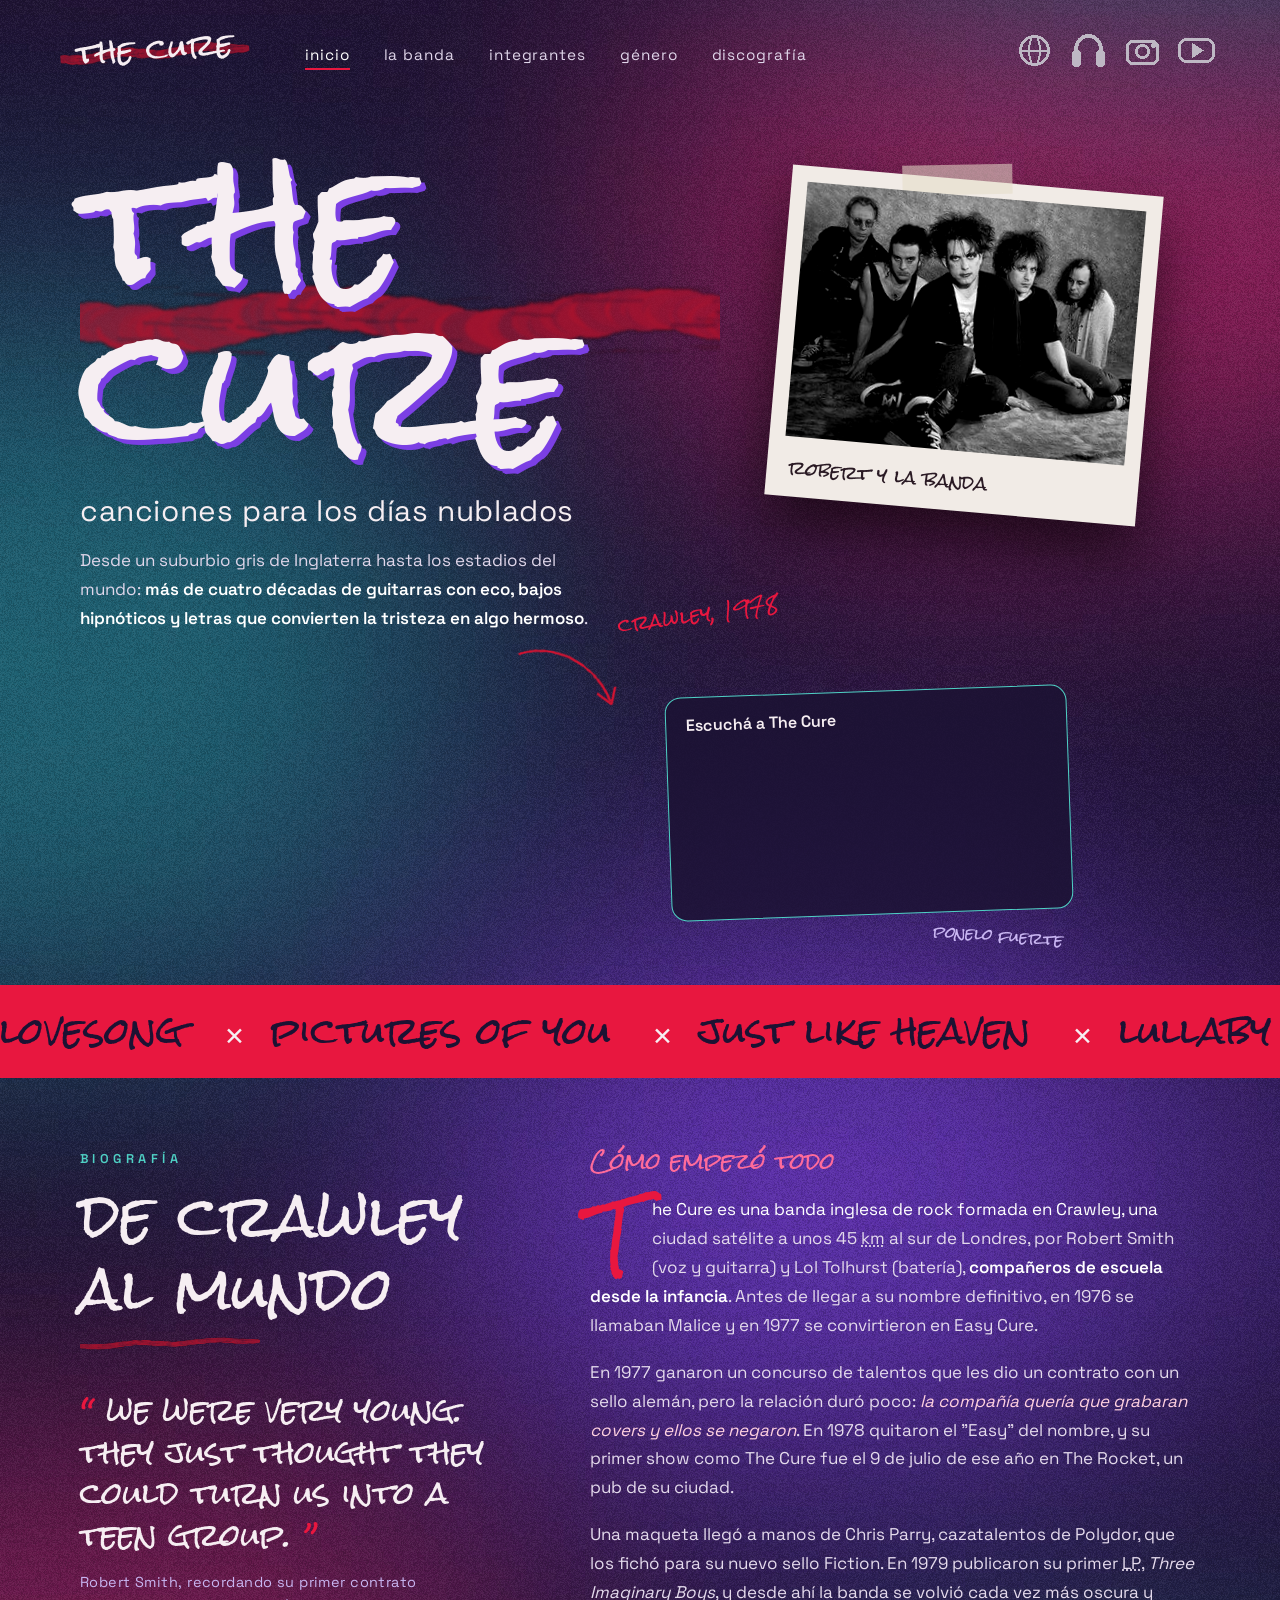
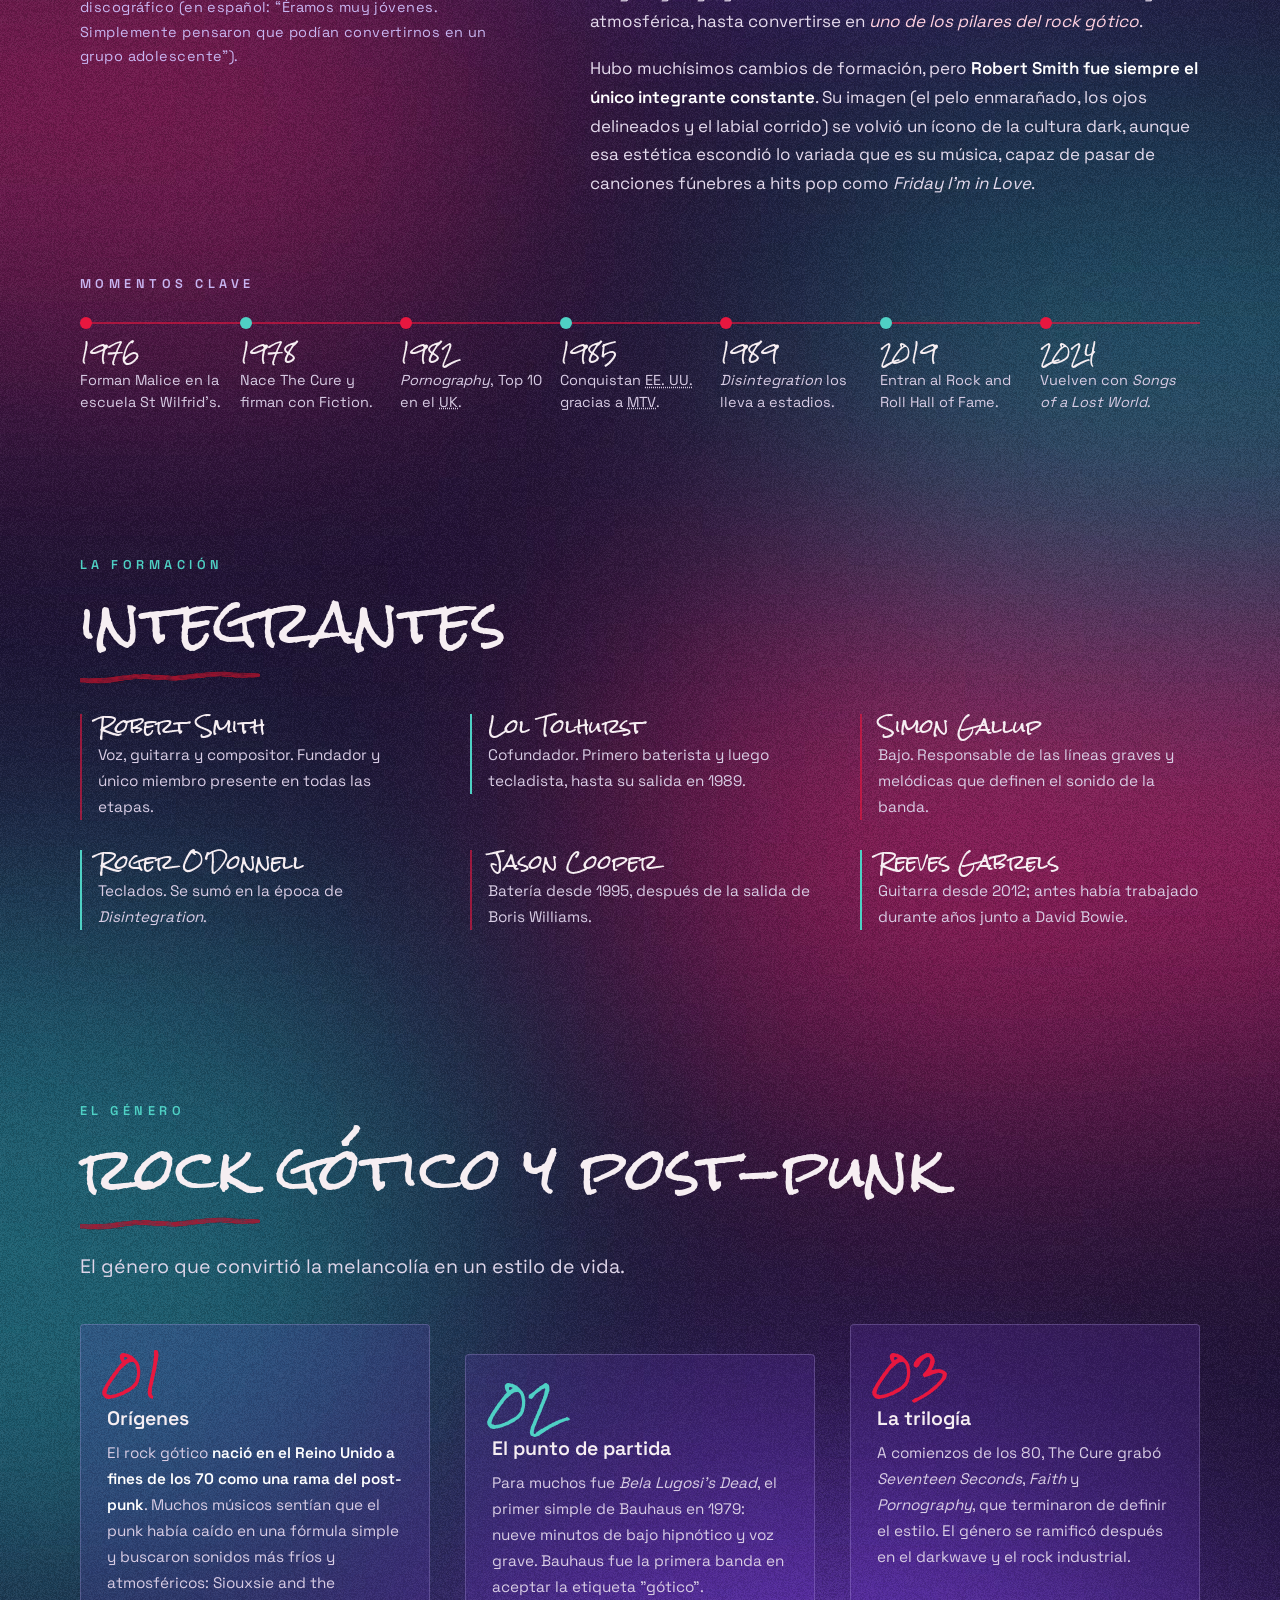
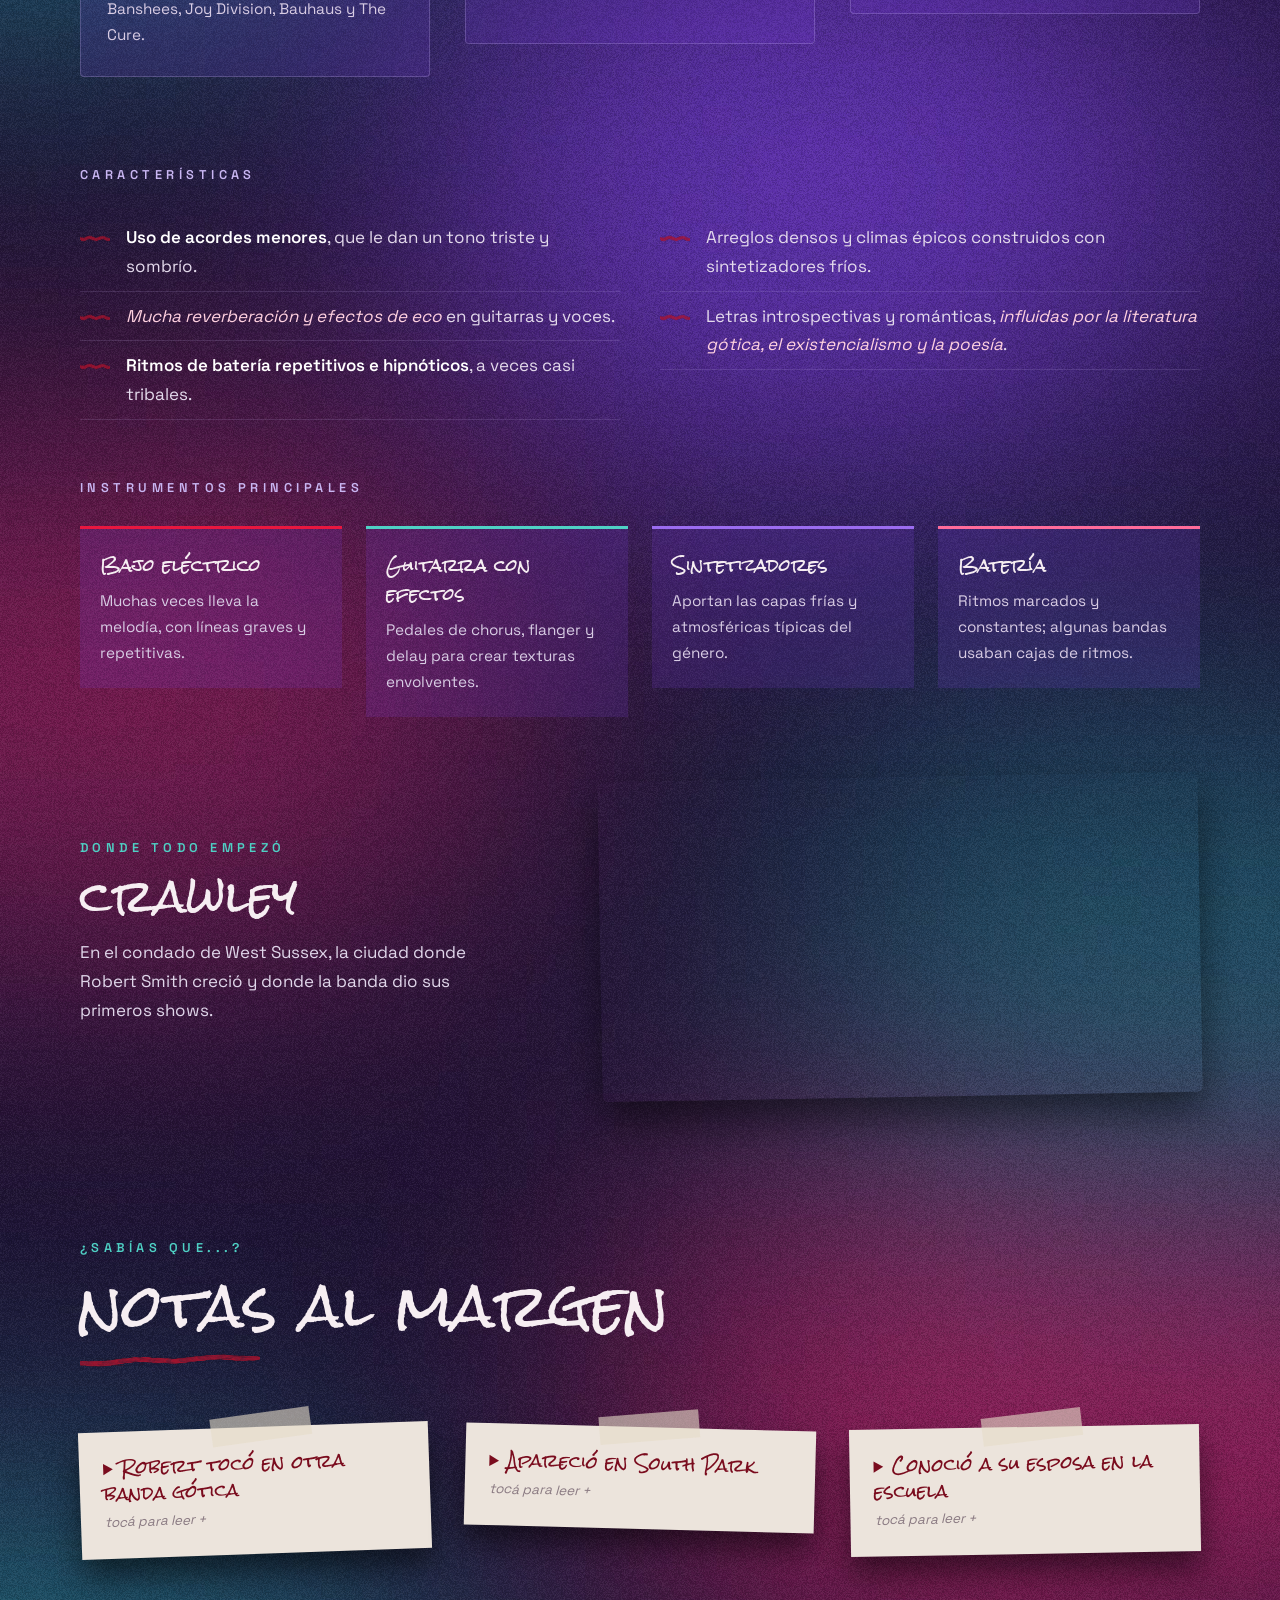
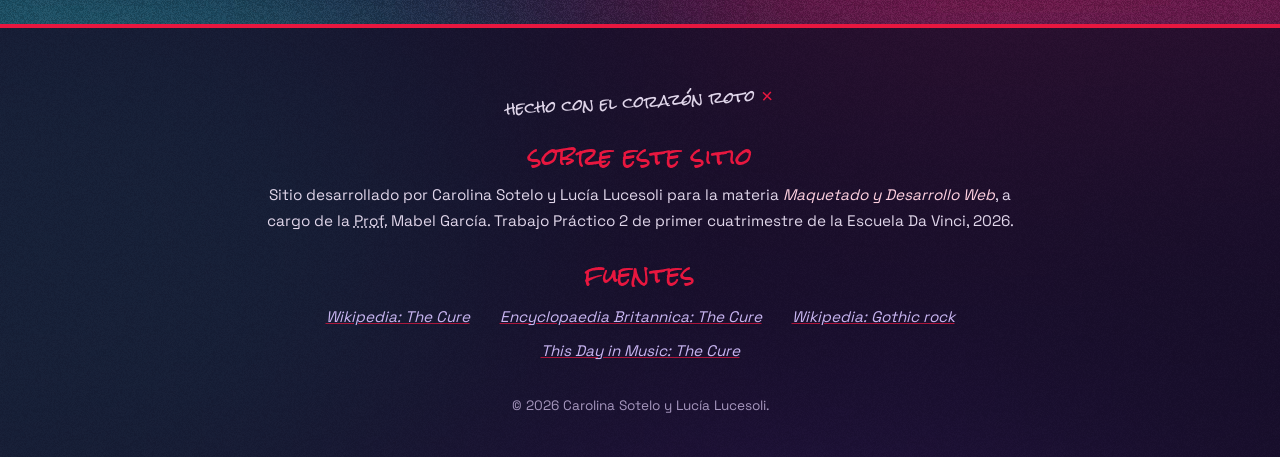
<file: index.html>
<!DOCTYPE html>
<html lang="es">

<head>
	<meta charset="UTF-8">
	<meta name="viewport" content="width=device-width, initial-scale=1.0">
	<title>The Cure | Biografía y rock gótico</title>
	<link rel="stylesheet" href="css/estilos.css">
</head>

<body>
	<header id="encabezado">
		<h1><a href="index.html" lang="en">The Cure</a></h1>
		<nav>
			<ul>
				<li><a href="#portada" class="activo">Inicio</a></li>
				<li><a href="#biografia">La banda</a></li>
				<li><a href="#integrantes">Integrantes</a></li>
				<li><a href="#genero">Género</a></li>
				<li><a href="discografia.html">Discografía</a></li>
			</ul>
		</nav>
		<ul class="redes">
			<li><a href="https://www.thecure.com/" target="_blank" title="Sitio oficial de The Cure">Sitio oficial</a>
			</li>
			<li><a href="https://open.spotify.com/artist/7bu3H8JO7d0UbMoVzbo70s" target="_blank"
					title="The Cure en Spotify">Spotify</a></li>
			<li><a href="https://www.instagram.com/thecure/" target="_blank" title="The Cure en Instagram">Instagram</a>
			</li>
			<li><a href="https://www.youtube.com/@thecure" target="_blank" title="The Cure en YouTube">YouTube</a></li>
		</ul>
	</header>

	<main>
		<section id="portada">
			<div class="presentacion">
				<p class="nombre" lang="en"><span>The</span> <span>Cure</span></p>
				<h2>Canciones para los días nublados</h2>
				<p>Desde un suburbio gris de Inglaterra hasta los estadios del mundo: <strong>más de cuatro décadas de
						guitarras con eco, bajos hipnóticos y letras que convierten la tristeza en algo
						hermoso</strong>.</p>
			</div>
			<figure class="polaroid">
				<img src="img/banda-the-cure.jpg" width="340" height="255"
					alt="Cinco integrantes de The Cure sentados sobre una tela, con Robert Smith al frente, el pelo enmarañado y los labios pintados de rojo">
				<figcaption>Robert y la banda</figcaption>
			</figure>
			<aside class="escuchar">
				<h3>Escuchá a <span lang="en">The Cure</span></h3>
				<iframe src="https://open.spotify.com/embed/artist/7bu3H8JO7d0UbMoVzbo70s" width="360" height="152"
					title="Reproductor de Spotify con las canciones más escuchadas de The Cure"
					allow="autoplay; clipboard-write; encrypted-media; fullscreen; picture-in-picture"></iframe>
			</aside>
		</section>

		<p class="franja"><span lang="en">Lovesong</span> <span lang="en">Pictures of You</span> <span lang="en">Just
				Like Heaven</span> <span lang="en">Lullaby</span> <span lang="en">A Forest</span> <span lang="en">Boys
				Don't Cry</span> <span lang="en">Lovesong</span> <span lang="en">Pictures of You</span></p>

		<section id="biografia">
			<div class="intro">
				<p class="antetitulo">Biografía</p>
				<h2>De Crawley al mundo</h2>
				<blockquote cite="https://en.wikipedia.org/wiki/The_Cure">
					<p lang="en">We were very young. They just thought they could turn us into a teen group.</p>
				</blockquote>
				<p class="cita-fuente">Robert Smith, recordando su primer contrato discográfico (en español: <q>Éramos
						muy jóvenes. Simplemente pensaron que podían convertirnos en un grupo adolescente</q>).</p>
			</div>
			<article>
				<h3>Cómo empezó todo</h3>
				<p><span lang="en">The Cure</span> es una banda inglesa de rock formada en Crawley, una ciudad satélite
					a unos 45 <abbr title="kilómetros">km</abbr> al sur de Londres, por Robert Smith (voz y guitarra) y
					Lol Tolhurst (batería), <strong>compañeros de escuela desde la infancia</strong>. Antes de llegar a
					su nombre definitivo, en 1976 se llamaban <span lang="en">Malice</span> y en 1977 se convirtieron en
					<span lang="en">Easy Cure</span>.</p>
				<p>En 1977 ganaron un concurso de talentos que les dio un contrato con un sello alemán, pero la relación
					duró poco: <em>la compañía quería que grabaran <span lang="en">covers</span> y ellos se
						negaron</em>. En 1978 quitaron el "<span lang="en">Easy</span>" del nombre, y su primer show
					como <span lang="en">The Cure</span> fue el 9 de julio de ese año en <span lang="en">The
						Rocket</span>, un pub de su ciudad.</p>
				<p>Una maqueta llegó a manos de Chris Parry, cazatalentos de Polydor, que los fichó para su nuevo sello
					<span lang="en">Fiction</span>. En 1979 publicaron su primer <abbr title="Long Play"
						lang="en">LP</abbr>, <cite lang="en">Three Imaginary Boys</cite>, y desde ahí la banda se volvió
					cada vez más oscura y atmosférica, hasta convertirse en <em>uno de los pilares del rock gótico</em>.
				</p>
				<p>Hubo muchísimos cambios de formación, pero <strong>Robert Smith fue siempre el único integrante
						constante</strong>. Su imagen (el pelo enmarañado, los ojos delineados y el labial corrido) se
					volvió un ícono de la cultura <span lang="en">dark</span>, aunque esa estética escondió lo variada
					que es su música, capaz de pasar de canciones fúnebres a hits pop como <cite lang="en">Friday I'm in
						Love</cite>.</p>
			</article>

			<section class="hitos">
				<h3>Momentos clave</h3>
				<ol>
					<li><span class="anio">1976</span> Forman <span lang="en">Malice</span> en la escuela St Wilfrid's.
					</li>
					<li><span class="anio">1978</span> Nace <span lang="en">The Cure</span> y firman con <span
							lang="en">Fiction</span>.</li>
					<li><span class="anio">1982</span> <cite lang="en">Pornography</cite>, Top 10 en el <abbr
							title="United Kingdom" lang="en">UK</abbr>.</li>
					<li><span class="anio">1985</span> Conquistan <abbr title="Estados Unidos">EE. UU.</abbr> gracias a
						<abbr title="Music Television" lang="en">MTV</abbr>.</li>
					<li><span class="anio">1989</span> <cite lang="en">Disintegration</cite> los lleva a estadios.</li>
					<li><span class="anio">2019</span> Entran al <span lang="en">Rock and Roll Hall of Fame</span>.</li>
					<li><span class="anio">2024</span> Vuelven con <cite lang="en">Songs of a Lost World</cite>.</li>
				</ol>
			</section>
		</section>

		<section id="integrantes">
			<p class="antetitulo">La formación</p>
			<h2>Integrantes</h2>
			<ul>
				<li>
					<h3>Robert Smith</h3>
					<p>Voz, guitarra y compositor. Fundador y único miembro presente en todas las etapas.</p>
				</li>
				<li>
					<h3>Lol Tolhurst</h3>
					<p>Cofundador. Primero baterista y luego tecladista, hasta su salida en 1989.</p>
				</li>
				<li>
					<h3>Simon Gallup</h3>
					<p>Bajo. Responsable de las líneas graves y melódicas que definen el sonido de la banda.</p>
				</li>
				<li>
					<h3>Roger O'Donnell</h3>
					<p>Teclados. Se sumó en la época de <cite lang="en">Disintegration</cite>.</p>
				</li>
				<li>
					<h3>Jason Cooper</h3>
					<p>Batería desde 1995, después de la salida de Boris Williams.</p>
				</li>
				<li>
					<h3>Reeves Gabrels</h3>
					<p>Guitarra desde 2012; antes había trabajado durante años junto a David Bowie.</p>
				</li>
			</ul>
		</section>

		<section id="genero">
			<p class="antetitulo">El género</p>
			<h2>Rock gótico y <span lang="en">post-punk</span></h2>
			<p class="bajada">El género que convirtió la melancolía en un estilo de vida.</p>

			<div class="tarjetas">
				<article>
					<h3>Orígenes</h3>
					<p>El rock gótico <strong>nació en el Reino Unido a fines de los 70 como una rama del <span
								lang="en">post-punk</span></strong>. Muchos músicos sentían que el punk había caído en
						una fórmula simple y buscaron sonidos más fríos y atmosféricos: <span lang="en">Siouxsie and the
							Banshees</span>, <span lang="en">Joy Division</span>, <span lang="en">Bauhaus</span> y <span
							lang="en">The Cure</span>.</p>
				</article>
				<article>
					<h3>El punto de partida</h3>
					<p>Para muchos fue <cite lang="en">Bela Lugosi's Dead</cite>, el primer simple de <span
							lang="en">Bauhaus</span> en 1979: nueve minutos de bajo hipnótico y voz grave. <span
							lang="en">Bauhaus</span> fue la primera banda en aceptar la etiqueta "gótico".</p>
				</article>
				<article>
					<h3>La trilogía</h3>
					<p>A comienzos de los 80, <span lang="en">The Cure</span> grabó <cite lang="en">Seventeen
							Seconds</cite>, <cite lang="en">Faith</cite> y <cite lang="en">Pornography</cite>, que
						terminaron de definir el estilo. El género se ramificó después en el <span
							lang="en">darkwave</span> y el rock industrial.</p>
				</article>
			</div>

			<section class="caracteristicas">
				<h3>Características</h3>
				<ul>
					<li><strong>Uso de acordes menores</strong>, que le dan un tono triste y sombrío.</li>
					<li><em>Mucha reverberación y efectos de eco</em> en guitarras y voces.</li>
					<li><strong>Ritmos de batería repetitivos e hipnóticos</strong>, a veces casi tribales.</li>
					<li>Arreglos densos y climas épicos construidos con sintetizadores fríos.</li>
					<li>Letras introspectivas y románticas, <em>influidas por la literatura gótica, el existencialismo y
							la poesía</em>.</li>
				</ul>
			</section>

			<section class="instrumentos">
				<h3>Instrumentos principales</h3>
				<ul>
					<li>
						<h4>Bajo eléctrico</h4>
						<p>Muchas veces lleva la melodía, con líneas graves y repetitivas.</p>
					</li>
					<li>
						<h4>Guitarra con efectos</h4>
						<p>Pedales de <span lang="en">chorus</span>, <span lang="en">flanger</span> y <span
								lang="en">delay</span> para crear texturas envolventes.</p>
					</li>
					<li>
						<h4>Sintetizadores</h4>
						<p>Aportan las capas frías y atmosféricas típicas del género.</p>
					</li>
					<li>
						<h4>Batería</h4>
						<p>Ritmos marcados y constantes; algunas bandas usaban cajas de ritmos.</p>
					</li>
				</ul>
			</section>

			<section id="crawley">
				<div>
					<p class="antetitulo">Donde todo empezó</p>
					<h3>Crawley</h3>
					<p>En el condado de <span lang="en">West Sussex</span>, la ciudad donde Robert Smith creció y donde
						la banda dio sus primeros shows.</p>
				</div>
				<iframe src="https://www.google.com/maps?q=Crawley,+West+Sussex,+England&amp;z=12&amp;output=embed"
					width="600" height="320" title="Mapa de Crawley, West Sussex, Inglaterra"></iframe>
			</section>
		</section>

		<aside id="curiosidades">
			<p class="antetitulo">¿Sabías que...?</p>
			<h2>Notas al margen</h2>
			<details>
				<summary>Robert tocó en otra banda gótica</summary>
				<p>A principios de los 80 fue guitarrista de <span lang="en">Siouxsie and the Banshees</span> y grabó
					con ellos el disco <cite lang="en">Hyæna</cite>.</p>
			</details>
			<details>
				<summary>Apareció en <span lang="en">South Park</span></summary>
				<p>En 1998 Robert Smith le puso la voz a una versión animada de sí mismo en un episodio de la serie.</p>
			</details>
			<details>
				<summary>Conoció a su esposa en la escuela</summary>
				<p>Robert conoció a Mary Poole en una clase de teatro de la escuela St Wilfrid's cuando tenía 14 años.
				</p>
			</details>
		</aside>
	</main>

	<footer id="pie">
		<p class="firma">hecho con el corazón roto</p>
		<section class="creditos">
			<h2>Sobre este sitio</h2>
			<p>Sitio desarrollado por Carolina Sotelo y Lucía Lucesoli para la materia <em>Maquetado y Desarrollo
					Web</em>, a cargo de la <abbr title="profesora">Prof.</abbr> Mabel García. Trabajo Práctico 2 de
				primer cuatrimestre de la Escuela Da Vinci, 2026.</p>
		</section>
		<section class="fuentes">
			<h2>Fuentes</h2>
			<ul>
				<li><a href="https://en.wikipedia.org/wiki/The_Cure" target="_blank"><cite>Wikipedia: The
							Cure</cite></a></li>
				<li><a href="https://www.britannica.com/topic/the-Cure" target="_blank"><cite>Encyclopaedia Britannica:
							The Cure</cite></a></li>
				<li><a href="https://en.wikipedia.org/wiki/Gothic_rock" target="_blank"><cite>Wikipedia: Gothic
							rock</cite></a></li>
				<li><a href="https://www.thisdayinmusic.com/?p=7679" target="_blank"><cite>This Day in Music: The
							Cure</cite></a></li>
			</ul>
		</section>
		<p class="copy">&copy; 2026 Carolina Sotelo y Lucía Lucesoli.</p>
	</footer>
</body>

</html>
</file>
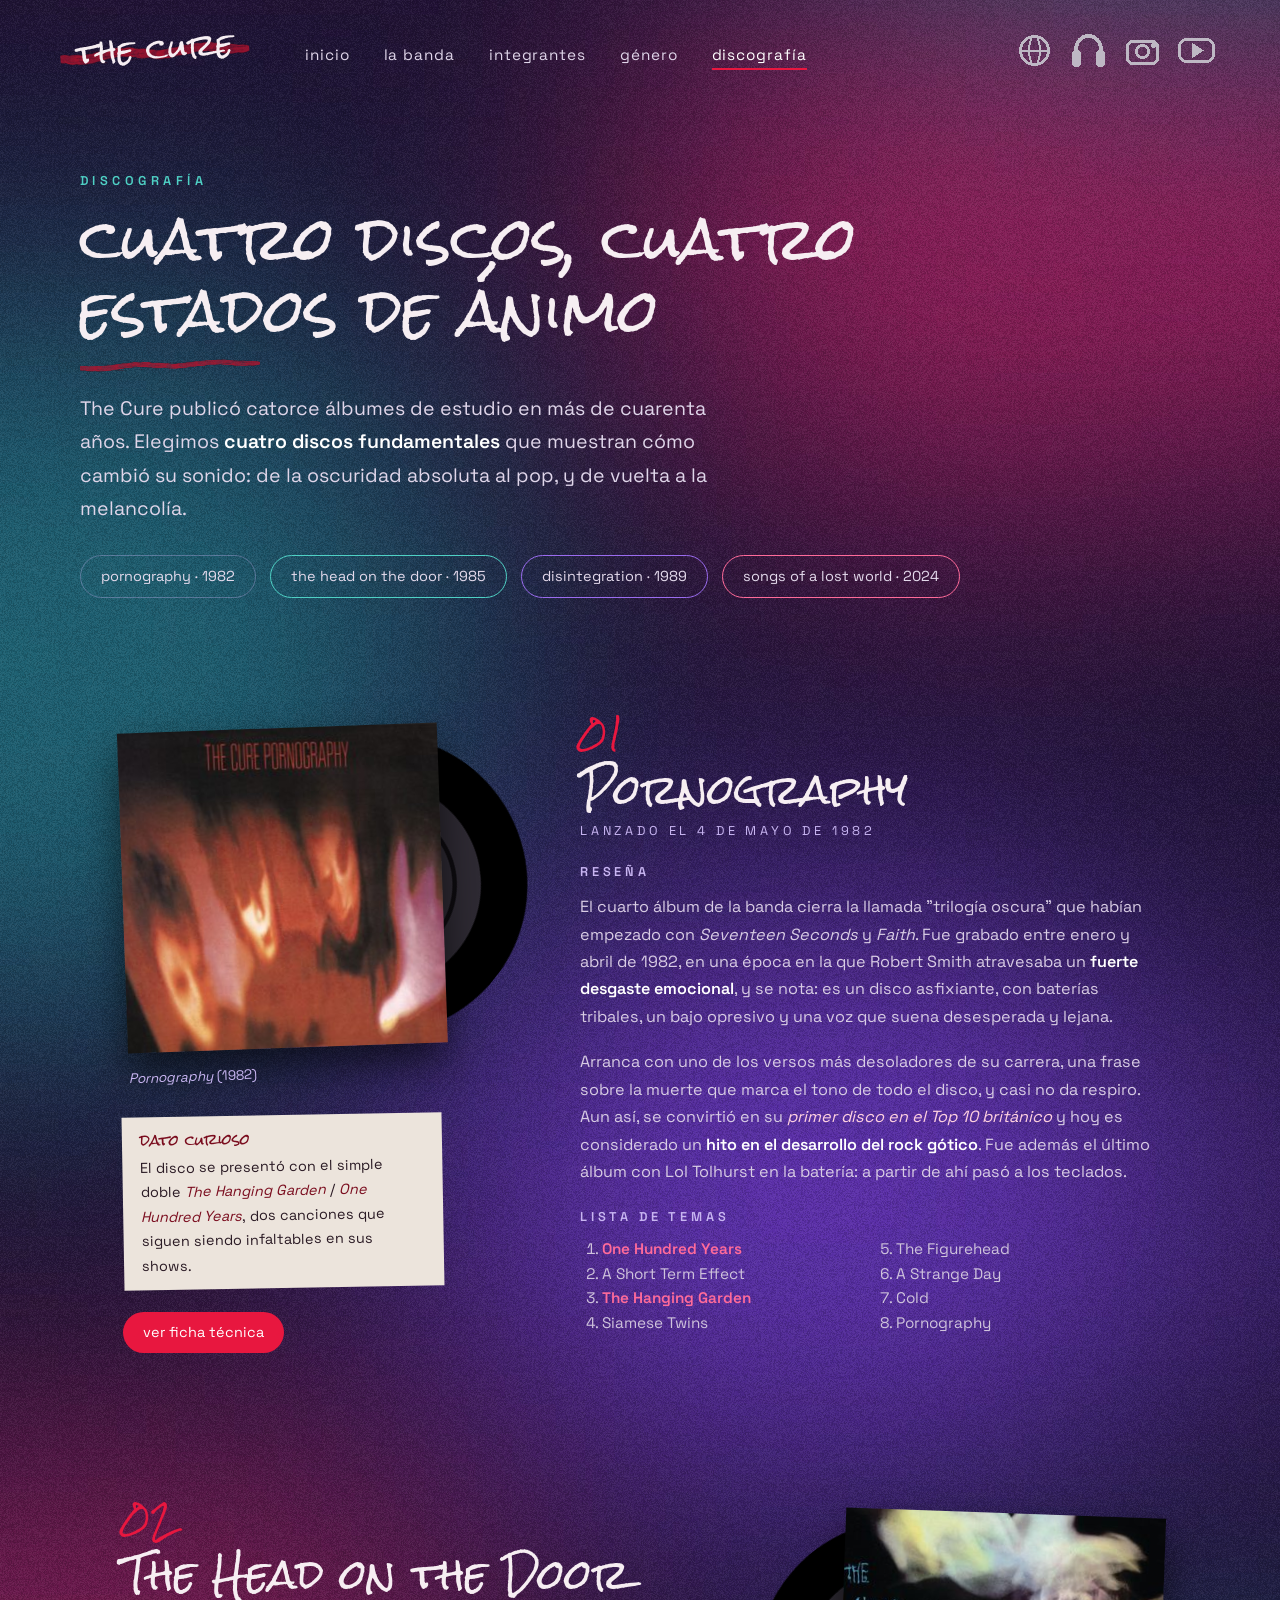
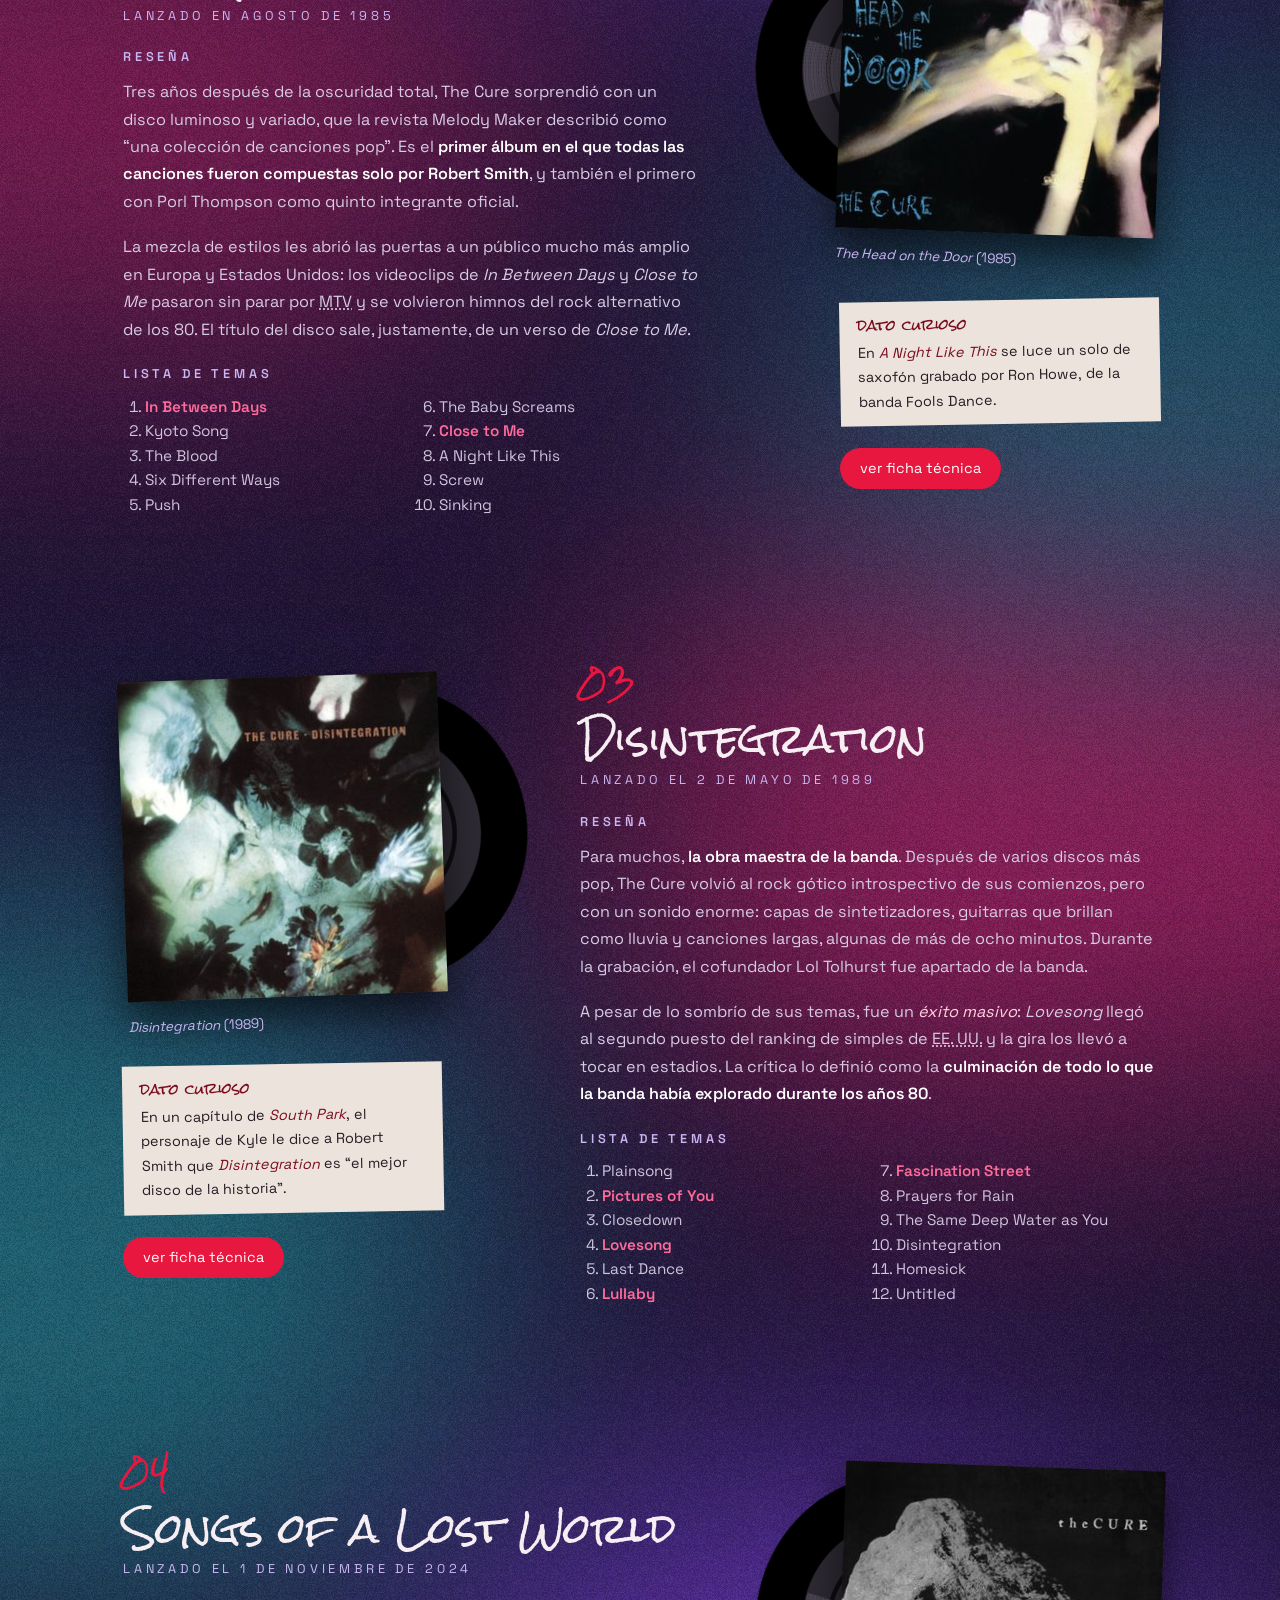
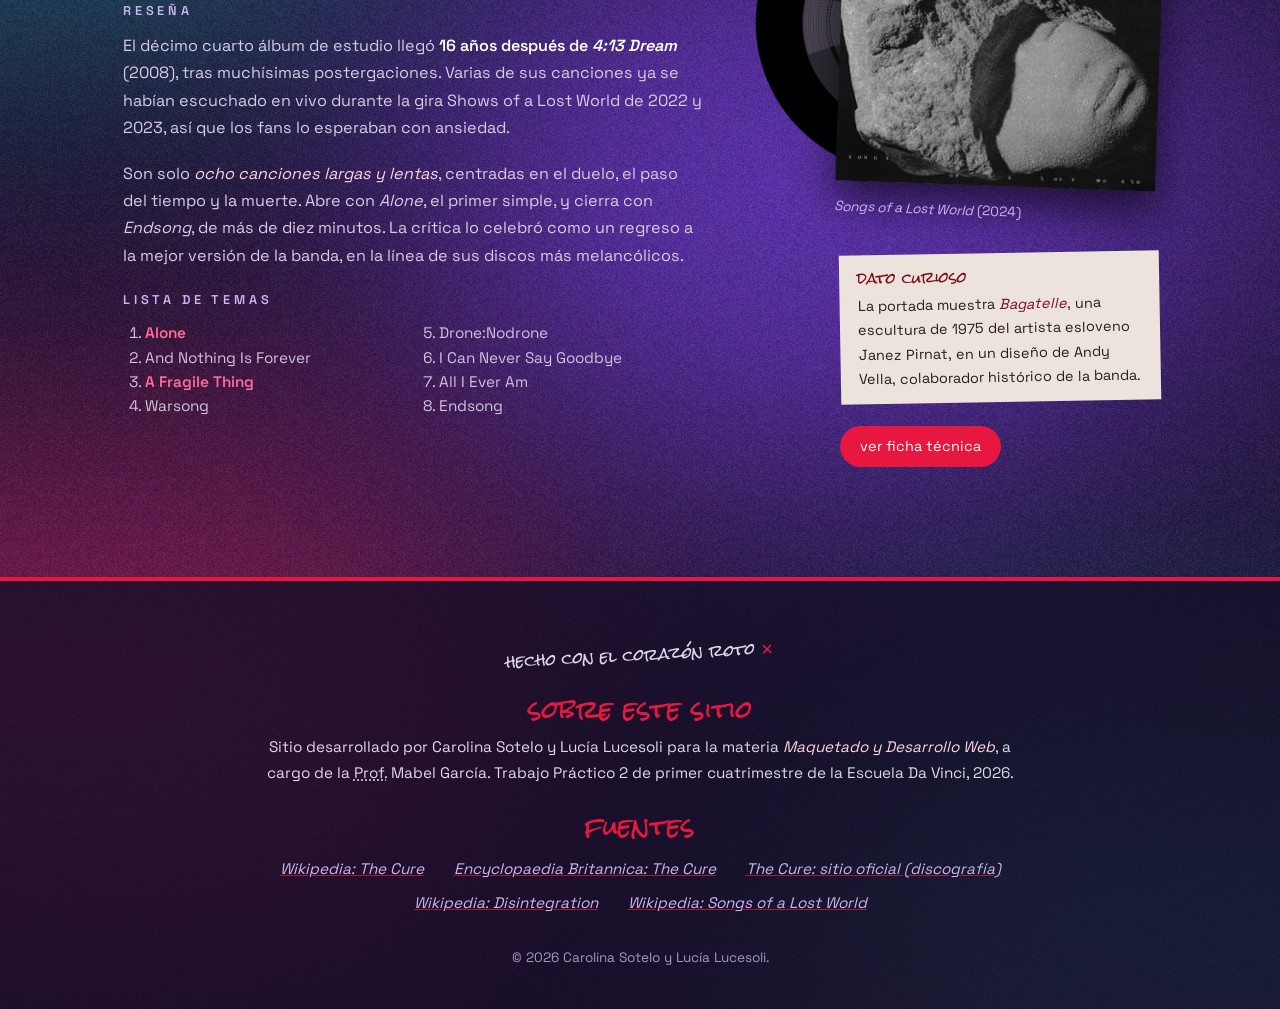
<file: discografia.html>
<!DOCTYPE html>
<html lang="es">

<head>
	<meta charset="UTF-8">
	<meta name="viewport" content="width=device-width, initial-scale=1.0">
	<title>The Cure | Discografía</title>
	<link rel="stylesheet" href="css/estilos.css">
</head>

<body class="pagina-discos">
	<header id="encabezado">
		<h1><a href="index.html" lang="en">The Cure</a></h1>
		<nav>
			<ul>
				<li><a href="index.html#portada">Inicio</a></li>
				<li><a href="index.html#biografia">La banda</a></li>
				<li><a href="index.html#integrantes">Integrantes</a></li>
				<li><a href="index.html#genero">Género</a></li>
				<li><a href="#discografia" class="activo">Discografía</a></li>
			</ul>
		</nav>
		<ul class="redes">
			<li><a href="https://www.thecure.com/" target="_blank" title="Sitio oficial de The Cure">Sitio oficial</a>
			</li>
			<li><a href="https://open.spotify.com/artist/7bu3H8JO7d0UbMoVzbo70s" target="_blank"
					title="The Cure en Spotify">Spotify</a></li>
			<li><a href="https://www.instagram.com/thecure/" target="_blank" title="The Cure en Instagram">Instagram</a>
			</li>
			<li><a href="https://www.youtube.com/@thecure" target="_blank" title="The Cure en YouTube">YouTube</a></li>
		</ul>
	</header>

	<main>
		<section id="discografia">
			<p class="antetitulo">Discografía</p>
			<h2>Cuatro discos, cuatro estados de ánimo</h2>
			<p class="bajada"><span lang="en">The Cure</span> publicó catorce álbumes de estudio en más de cuarenta
				años. Elegimos <strong>cuatro discos fundamentales</strong> que muestran cómo cambió su sonido: de la
				oscuridad absoluta al pop, y de vuelta a la melancolía.</p>
			<nav class="menu-discos">
				<ul>
					<li><a href="#pornography"><span lang="en">Pornography</span> <span class="anio">1982</span></a>
					</li>
					<li><a href="#head-on-the-door"><span lang="en">The Head on the Door</span> <span
								class="anio">1985</span></a></li>
					<li><a href="#disintegration"><span lang="en">Disintegration</span> <span
								class="anio">1989</span></a></li>
					<li><a href="#songs-of-a-lost-world"><span lang="en">Songs of a Lost World</span> <span
								class="anio">2024</span></a></li>
				</ul>
			</nav>
			<article id="pornography" class="disco">
				<div class="info">
					<h3 lang="en">Pornography</h3>
					<p class="lanzamiento">Lanzado el 4 de mayo de 1982</p>
					<section class="resena">
						<h4>Reseña</h4>
						<p>El cuarto álbum de la banda cierra la llamada "trilogía oscura" que habían empezado con <cite
								lang="en">Seventeen Seconds</cite> y <cite lang="en">Faith</cite>. Fue grabado entre
							enero y abril de 1982, en una época en la que Robert Smith atravesaba un <strong>fuerte
								desgaste emocional</strong>, y se nota: es un disco asfixiante, con baterías tribales,
							un bajo opresivo y una voz que suena desesperada y lejana.</p>
						<p>Arranca con uno de los versos más desoladores de su carrera, una frase sobre la muerte que
							marca el tono de todo el disco, y casi no da respiro. Aun así, se convirtió en su <em>primer
								disco en el Top 10 británico</em> y hoy es considerado un <strong>hito en el desarrollo
								del rock gótico</strong>. Fue además el último álbum con Lol Tolhurst en la batería: a
							partir de ahí pasó a los teclados.</p>
					</section>
					<section class="temas">
						<h4>Lista de temas</h4>
						<ol>
							<li lang="en"><strong>One Hundred Years</strong></li>
							<li lang="en">A Short Term Effect</li>
							<li lang="en"><strong>The Hanging Garden</strong></li>
							<li lang="en">Siamese Twins</li>
							<li lang="en">The Figurehead</li>
							<li lang="en">A Strange Day</li>
							<li lang="en">Cold</li>
							<li lang="en">Pornography</li>
						</ol>
					</section>
				</div>
				<div class="lado">
					<figure class="portada">
						<img src="img/portada-pornography.jpg" width="320" height="320"
							alt="Portada del álbum Pornography de The Cure">
						<figcaption><cite lang="en">Pornography</cite> (1982)</figcaption>
					</figure>
					<aside class="dato">
						<h4>Dato curioso</h4>
						<p>El disco se presentó con el simple doble <cite lang="en">The Hanging Garden</cite> / <cite
								lang="en">One Hundred Years</cite>, dos canciones que siguen siendo infaltables en sus
							shows.</p>
					</aside>
					<p class="ver-ficha"><a href="#ficha-pornography">Ver ficha técnica</a></p>
				</div>
				<div class="modal" id="ficha-pornography">
					<section class="modal-caja">
						<h4>Ficha técnica</h4>
						<p class="modal-disco"><cite lang="en">Pornography</cite>, 1982</p>
						<dl>
							<dt>Lanzamiento</dt>
							<dd>4 de mayo de 1982</dd>
							<dt>Sello</dt>
							<dd>Fiction Records</dd>
							<dt>Producción</dt>
							<dd>Phil Thornalley y The Cure</dd>
							<dt>Grabación</dt>
							<dd>RAK Studios, Londres</dd>
							<dt>Duración</dt>
							<dd>43:30 minutos</dd>
							<dt>Repercusión</dt>
							<dd>Puesto 8 en el ranking de álbumes del <abbr title="United Kingdom" lang="en">UK</abbr>
							</dd>
						</dl>
						<p><a href="#pornography" class="cerrar" title="Cerrar ficha técnica">Cerrar</a></p>
					</section>
				</div>
			</article>
			<article id="head-on-the-door" class="disco">
				<div class="info">
					<h3 lang="en">The Head on the Door</h3>
					<p class="lanzamiento">Lanzado en agosto de 1985</p>
					<section class="resena">
						<h4>Reseña</h4>
						<p>Tres años después de la oscuridad total, <span lang="en">The Cure</span> sorprendió con un
							disco luminoso y variado, que la revista <span lang="en">Melody Maker</span> describió como
							<q>una colección de canciones pop</q>. Es el <strong>primer álbum en el que todas las
								canciones fueron compuestas solo por Robert Smith</strong>, y también el primero con
							Porl Thompson como quinto integrante oficial.
						</p>
						<p>La mezcla de estilos les abrió las puertas a un público mucho más amplio en Europa y Estados
							Unidos: los videoclips de <cite lang="en">In Between Days</cite> y <cite lang="en">Close to
								Me</cite> pasaron sin parar por <abbr title="Music Television" lang="en">MTV</abbr> y se
							volvieron himnos del rock alternativo de los 80. El título del disco sale, justamente, de un
							verso de <cite lang="en">Close to Me</cite>.</p>
					</section>
					<section class="temas">
						<h4>Lista de temas</h4>
						<ol>
							<li lang="en"><strong>In Between Days</strong></li>
							<li lang="en">Kyoto Song</li>
							<li lang="en">The Blood</li>
							<li lang="en">Six Different Ways</li>
							<li lang="en">Push</li>
							<li lang="en">The Baby Screams</li>
							<li lang="en"><strong>Close to Me</strong></li>
							<li lang="en">A Night Like This</li>
							<li lang="en">Screw</li>
							<li lang="en">Sinking</li>
						</ol>
					</section>
				</div>
				<div class="lado">
					<figure class="portada">
						<img src="img/portada-head-on-the-door.jpg" width="320" height="320"
							alt="Portada del álbum The Head on the Door de The Cure">
						<figcaption><cite lang="en">The Head on the Door</cite> (1985)</figcaption>
					</figure>
					<aside class="dato">
						<h4>Dato curioso</h4>
						<p>En <cite lang="en">A Night Like This</cite> se luce un solo de saxofón grabado por Ron Howe,
							de la banda <span lang="en">Fools Dance</span>.</p>
					</aside>
					<p class="ver-ficha"><a href="#ficha-head-on-the-door">Ver ficha técnica</a></p>
				</div>
				<div class="modal" id="ficha-head-on-the-door">
					<section class="modal-caja">
						<h4>Ficha técnica</h4>
						<p class="modal-disco"><cite lang="en">The Head on the Door</cite>, 1985</p>
						<dl>
							<dt>Lanzamiento</dt>
							<dd>agosto de 1985</dd>
							<dt>Sello</dt>
							<dd>Fiction Records (<abbr title="United Kingdom" lang="en">UK</abbr>) / Elektra (<abbr
									title="Estados Unidos">EE. UU.</abbr>)</dd>
							<dt>Producción</dt>
							<dd>Robert Smith y David M. Allen</dd>
							<dt>Grabación</dt>
							<dd>Angel Recording Studios, Londres</dd>
							<dt>Duración</dt>
							<dd>37:46 minutos</dd>
							<dt>Repercusión</dt>
							<dd>Puesto 7 en el ranking de álbumes del <abbr title="United Kingdom" lang="en">UK</abbr>
							</dd>
						</dl>
						<p><a href="#head-on-the-door" class="cerrar" title="Cerrar ficha técnica">Cerrar</a></p>
					</section>
				</div>
			</article>
			<article id="disintegration" class="disco">
				<div class="info">
					<h3 lang="en">Disintegration</h3>
					<p class="lanzamiento">Lanzado el 2 de mayo de 1989</p>
					<section class="resena">
						<h4>Reseña</h4>
						<p>Para muchos, <strong>la obra maestra de la banda</strong>. Después de varios discos más pop,
							<span lang="en">The Cure</span> volvió al rock gótico introspectivo de sus comienzos, pero
							con un sonido enorme: capas de sintetizadores, guitarras que brillan como lluvia y canciones
							largas, algunas de más de ocho minutos. Durante la grabación, el cofundador Lol Tolhurst fue
							apartado de la banda.
						</p>
						<p>A pesar de lo sombrío de sus temas, fue un <em>éxito masivo</em>: <cite
								lang="en">Lovesong</cite> llegó al segundo puesto del ranking de simples de <abbr
								title="Estados Unidos">EE. UU.</abbr> y la gira los llevó a tocar en estadios. La
							crítica lo definió como la <strong>culminación de todo lo que la banda había explorado
								durante los años 80</strong>.</p>
					</section>
					<section class="temas">
						<h4>Lista de temas</h4>
						<ol>
							<li lang="en">Plainsong</li>
							<li lang="en"><strong>Pictures of You</strong></li>
							<li lang="en">Closedown</li>
							<li lang="en"><strong>Lovesong</strong></li>
							<li lang="en">Last Dance</li>
							<li lang="en"><strong>Lullaby</strong></li>
							<li lang="en"><strong>Fascination Street</strong></li>
							<li lang="en">Prayers for Rain</li>
							<li lang="en">The Same Deep Water as You</li>
							<li lang="en">Disintegration</li>
							<li lang="en">Homesick</li>
							<li lang="en">Untitled</li>
						</ol>
					</section>
				</div>
				<div class="lado">
					<figure class="portada">
						<img src="img/portada-disintegration.jpg" width="320" height="320"
							alt="Portada del álbum Disintegration de The Cure">
						<figcaption><cite lang="en">Disintegration</cite> (1989)</figcaption>
					</figure>
					<aside class="dato">
						<h4>Dato curioso</h4>
						<p>En un capítulo de <cite lang="en">South Park</cite>, el personaje de Kyle le dice a Robert
							Smith que <cite lang="en">Disintegration</cite> es <q>el mejor disco de la historia</q>.</p>
					</aside>
					<p class="ver-ficha"><a href="#ficha-disintegration">Ver ficha técnica</a></p>
				</div>
				<div class="modal" id="ficha-disintegration">
					<section class="modal-caja">
						<h4>Ficha técnica</h4>
						<p class="modal-disco"><cite lang="en">Disintegration</cite>, 1989</p>
						<dl>
							<dt>Lanzamiento</dt>
							<dd>2 de mayo de 1989</dd>
							<dt>Sello</dt>
							<dd>Fiction Records / Elektra</dd>
							<dt>Producción</dt>
							<dd>Robert Smith y David M. Allen</dd>
							<dt>Grabación</dt>
							<dd>Hookend Recording Studios, Checkendon (Oxfordshire)</dd>
							<dt>Duración</dt>
							<dd>71:45 minutos</dd>
							<dt>Repercusión</dt>
							<dd>Puesto 3 en el <abbr title="United Kingdom" lang="en">UK</abbr> y 12 en <abbr
									title="Estados Unidos">EE. UU.</abbr></dd>
						</dl>
						<p><a href="#disintegration" class="cerrar" title="Cerrar ficha técnica">Cerrar</a></p>
					</section>
				</div>
			</article>
			<article id="songs-of-a-lost-world" class="disco">
				<div class="info">
					<h3 lang="en">Songs of a Lost World</h3>
					<p class="lanzamiento">Lanzado el 1 de noviembre de 2024</p>
					<section class="resena">
						<h4>Reseña</h4>
						<p>El décimo cuarto álbum de estudio llegó <strong>16 años después de <cite lang="en">4:13
									Dream</cite></strong> (2008), tras muchísimas postergaciones. Varias de sus
							canciones ya se habían escuchado en vivo durante la gira <span lang="en">Shows of a Lost
								World</span> de 2022 y 2023, así que los fans lo esperaban con ansiedad.</p>
						<p>Son solo <em>ocho canciones largas y lentas</em>, centradas en el duelo, el paso del tiempo y
							la muerte. Abre con <cite lang="en">Alone</cite>, el primer simple, y cierra con <cite
								lang="en">Endsong</cite>, de más de diez minutos. La crítica lo celebró como un regreso
							a la mejor versión de la banda, en la línea de sus discos más melancólicos.</p>
					</section>
					<section class="temas">
						<h4>Lista de temas</h4>
						<ol>
							<li lang="en"><strong>Alone</strong></li>
							<li lang="en">And Nothing Is Forever</li>
							<li lang="en"><strong>A Fragile Thing</strong></li>
							<li lang="en">Warsong</li>
							<li lang="en">Drone:Nodrone</li>
							<li lang="en">I Can Never Say Goodbye</li>
							<li lang="en">All I Ever Am</li>
							<li lang="en">Endsong</li>
						</ol>
					</section>
				</div>
				<div class="lado">
					<figure class="portada">
						<img src="img/portada-songs-of-a-lost-world.jpg" width="320" height="320"
							alt="Portada del álbum Songs of a Lost World de The Cure">
						<figcaption><cite lang="en">Songs of a Lost World</cite> (2024)</figcaption>
					</figure>
					<aside class="dato">
						<h4>Dato curioso</h4>
						<p>La portada muestra <cite>Bagatelle</cite>, una escultura de 1975 del artista esloveno Janez
							Pirnat, en un diseño de Andy Vella, colaborador histórico de la banda.</p>
					</aside>
					<p class="ver-ficha"><a href="#ficha-songs-of-a-lost-world">Ver ficha técnica</a></p>
				</div>
				<div class="modal" id="ficha-songs-of-a-lost-world">
					<section class="modal-caja">
						<h4>Ficha técnica</h4>
						<p class="modal-disco"><cite lang="en">Songs of a Lost World</cite>, 2024</p>
						<dl>
							<dt>Lanzamiento</dt>
							<dd>1 de noviembre de 2024</dd>
							<dt>Sello</dt>
							<dd>Fiction / Polydor / Capitol</dd>
							<dt>Producción</dt>
							<dd>Robert Smith y Paul Corkett</dd>
							<dt>Grabación</dt>
							<dd>Rockfield Studios, Gales</dd>
							<dt>Duración</dt>
							<dd>49:22 minutos</dd>
							<dt>Repercusión</dt>
							<dd>Su primer disco de canciones nuevas en 16 años</dd>
						</dl>
						<p><a href="#songs-of-a-lost-world" class="cerrar" title="Cerrar ficha técnica">Cerrar</a></p>
					</section>
				</div>
			</article>
		</section>
	</main>

	<footer id="pie">
		<p class="firma">hecho con el corazón roto</p>
		<section class="creditos">
			<h2>Sobre este sitio</h2>
			<p>Sitio desarrollado por Carolina Sotelo y Lucía Lucesoli para la materia <em>Maquetado y Desarrollo
					Web</em>, a cargo de la <abbr title="profesora">Prof.</abbr> Mabel García. Trabajo Práctico 2 de
				primer cuatrimestre de la Escuela Da Vinci, 2026.</p>
		</section>
		<section class="fuentes">
			<h2>Fuentes</h2>
			<ul>
				<li><a href="https://en.wikipedia.org/wiki/The_Cure" target="_blank"><cite>Wikipedia: The
							Cure</cite></a></li>
				<li><a href="https://www.britannica.com/topic/the-Cure" target="_blank"><cite>Encyclopaedia Britannica:
							The Cure</cite></a></li>
				<li><a href="https://www.thecure.com/" target="_blank"><cite>The Cure: sitio oficial
							(discografía)</cite></a></li>
				<li><a href="https://en.wikipedia.org/wiki/Disintegration_(The_Cure_album)"
						target="_blank"><cite>Wikipedia: Disintegration</cite></a></li>
				<li><a href="https://en.wikipedia.org/wiki/Songs_of_a_Lost_World" target="_blank"><cite>Wikipedia: Songs
							of a Lost World</cite></a></li>
			</ul>
		</section>
		<p class="copy">&copy; 2026 Carolina Sotelo y Lucía Lucesoli.</p>
	</footer>
</body>

</html>
</file>
<file: css/estilos.css>
@charset "UTF-8";

@font-face {
	font-family: "Rock Salt";
	src: url("fuentes/rock-salt.woff2") format("woff2"),
	     url("fuentes/rock-salt.woff") format("woff"),
	     url("fuentes/rock-salt.ttf") format("truetype");
	font-weight: 400;
	font-style: normal;
}
@font-face {
	font-family: "Space Grotesk";
	src: url("fuentes/space-grotesk-400.woff2") format("woff2"),
	     url("fuentes/space-grotesk-400.woff") format("woff"),
	     url("fuentes/space-grotesk-400.ttf") format("truetype");
	font-weight: 400;
	font-style: normal;
}
@font-face {
	font-family: "Space Grotesk";
	src: url("fuentes/space-grotesk-600.woff2") format("woff2"),
	     url("fuentes/space-grotesk-600.woff") format("woff"),
	     url("fuentes/space-grotesk-600.ttf") format("truetype");
	font-weight: 600;
	font-style: normal;
}

/* general */
body {
	margin: 0;
	background: url("../img/textura-grano.png"), url("../img/manchas.jpg") center top / 100% auto repeat-y #1c1233;
	color: #f6eef2;
	font-family: "Space Grotesk", Arial, Helvetica, sans-serif;
	font-size: 17px;
	line-height: 1.7;
}
h1, h2, h3 {
	font-family: "Rock Salt", "Comic Sans MS", cursive;
	font-weight: 400;
	line-height: 1.25;
}
h2 {
	margin: 0 0 20px;
	font-size: 3.4em;
	text-transform: lowercase;
}
h2::after {
	content: "";
	display: block;
	width: 180px;
	height: 14px;
	margin-top: 12px;
	background: url("../img/trazo-labial.png") center / 100% 100% no-repeat;
	transform: rotate(-2deg);
}
h3 {
	font-size: 1.5em;
}
h4 {
	margin: 20px 0 10px;
	font-size: 0.75em;
	font-weight: 600;
	letter-spacing: 0.3em;
	text-transform: uppercase;
	color: #c9b6f2;
}
p {
	margin: 0 0 18px;
}
a {
	color: #f6eef2;
	transition: color 0.3s;
}
a:hover {
	color: #ff6b9a;
}
a,
summary {
	cursor: url("../img/cursores/pua.png") 2 2, pointer;
}
abbr {
	cursor: help;
}
strong {
	font-weight: 600;
	color: #ffffff;
}
em {
	color: #ffd1e0;
}
.antetitulo {
	margin: 0 0 10px;
	font-size: 0.75em;
	font-weight: 600;
	letter-spacing: 0.35em;
	text-transform: uppercase;
	color: #4fd1c5;
}
.bajada {
	width: 640px;
	font-size: 1.15em;
	color: #e0d6ea;
}

/* header */
#encabezado {
	display: flow-root;
	position: relative;
	z-index: 10;
	padding: 26px 60px;
}
#encabezado h1 {
	float: left;
	margin: 0;
	font-size: 1.75em;
	transform: rotate(-4deg);
}
#encabezado h1 a {
	display: block;
	padding: 4px 16px;
	text-decoration: none;
	text-transform: lowercase;
	background: url("../img/trazo-labial.png") center 70% / 100% 55% no-repeat;
}
#encabezado nav {
	float: left;
	margin: 14px 0 0 56px;
}
#encabezado ul {
	margin: 0;
	padding: 0;
	list-style: none;
}
#encabezado nav li {
	display: inline-block;
	margin-right: 30px;
}
#encabezado nav a {
	text-decoration: none;
	text-transform: lowercase;
	letter-spacing: 0.06em;
	font-size: 0.9em;
	color: #e0d6ea;
	padding-bottom: 4px;
	border-bottom: 2px solid transparent;
	transition: color 0.3s, border-color 0.3s;
}
#encabezado nav a:hover {
	color: #ffffff;
	border-bottom-color: rgba(232, 23, 63, 0.6);
}
#encabezado nav .activo {
	color: #ffffff;
	border-bottom-color: #e8173f;
}
.redes {
	float: right;
	margin-top: 4px;
	font-size: 0;
}
.redes li {
	display: inline-block;
	margin-left: 6px;
}
.redes a {
	display: inline-block;
	width: 48px;
	height: 48px;
	font-size: 0;
	background: url("../img/sprite-redes.png") 0 0 no-repeat;
	transition: transform 0.3s;
}
.redes a:hover {
	transform: translateY(-3px);
}
.redes a[href*="thecure.com"]:hover { background-position: 0 -48px; }
.redes a[href*="spotify"] { background-position: -48px 0; }
.redes a[href*="spotify"]:hover { background-position: -48px -48px; }
.redes a[href*="instagram"] { background-position: -96px 0; }
.redes a[href*="instagram"]:hover { background-position: -96px -48px; }
.redes a[href*="youtube"] { background-position: -144px 0; }
.redes a[href*="youtube"]:hover { background-position: -144px -48px; }

/* contenido */
main {
	display: block;
}
main > section,
main > aside {
	width: 1120px;
	margin: 0 auto;
	padding: 70px 0;
}

/* portada */
#portada {
	display: flow-root;
	position: relative;
	padding: 40px 0 70px;
}
.presentacion {
	float: left;
	width: 640px;
	position: relative;
}
.nombre {
	margin: 0 0 30px;
	font-family: "Rock Salt", cursive;
	font-size: 170px;
	line-height: 0.95;
	text-transform: lowercase;
	text-shadow: 5px 5px 0 #7b3fe4;
	background: url("../img/trazo-labial.png") 0 120px / 760px 120px no-repeat;
}
.nombre span {
	display: block;
}
.presentacion h2 {
	font-family: "Space Grotesk", Arial, sans-serif;
	font-size: 1.75em;
	letter-spacing: 0.02em;
	margin-bottom: 16px;
}
.presentacion h2::after {
	display: none;
}
.presentacion > p:last-child {
	width: 520px;
	color: #e0d6ea;
}
.presentacion::after {
	content: "crawley, 1978";
	position: absolute;
	right: -60px;
	bottom: 20px;
	font-family: "Rock Salt", cursive;
	font-size: 1.1em;
	color: #e8173f;
	transform: rotate(-8deg);
}
.polaroid {
	float: right;
	position: relative;
	width: 340px;
	margin: 40px 50px 0 0;
	padding: 16px 16px 60px;
	background-color: #f1ebe6;
	box-shadow: 0 30px 60px rgba(0, 0, 0, 0.6);
	transform: rotate(5deg);
	transition: transform 0.5s;
}
.polaroid:hover {
	transform: rotate(0deg) scale(1.03);
}
.polaroid::before {
	content: "";
	position: absolute;
	top: -14px;
	left: 110px;
	width: 110px;
	height: 30px;
	background-color: rgba(230, 220, 200, 0.55);
	transform: rotate(-6deg);
}
.polaroid img {
	display: block;
	filter: grayscale(100%) contrast(1.1);
	transition: filter 0.5s;
}
.polaroid:hover img {
	filter: grayscale(0%);
}
.polaroid figcaption {
	position: absolute;
	left: 22px;
	bottom: 14px;
	font-family: "Rock Salt", cursive;
	font-size: 1.05em;
	text-transform: lowercase;
	color: #2a1a24;
}
.escuchar {
	clear: right;
	float: right;
	position: relative;
	width: 360px;
	margin: 40px 130px 0 0;
	padding: 18px 20px 20px;
	background-color: rgba(28, 18, 51, 0.85);
	border: 1px solid #4fd1c5;
	border-radius: 16px;
	transform: rotate(-2deg);
	transition: transform 0.4s;
}
.escuchar:hover {
	transform: rotate(0deg);
}
.escuchar::before {
	content: "";
	position: absolute;
	top: -60px;
	left: -150px;
	width: 120px;
	height: 80px;
	background: url("../img/flecha.png") no-repeat;
}
.escuchar::after {
	content: "ponelo fuerte";
	position: absolute;
	right: 10px;
	bottom: -40px;
	font-family: "Rock Salt", cursive;
	font-size: 0.9em;
	color: #c9b6f2;
	transform: rotate(6deg);
}
.escuchar h3 {
	margin: 0 0 12px;
	font-family: "Space Grotesk", Arial, sans-serif;
	font-size: 0.95em;
	font-weight: 600;
}
iframe {
	display: block;
	max-width: 100%;
	border: 0;
	border-radius: 12px;
}

/* franja de canciones */
.franja {
	margin: 0;
	padding: 16px 0;
	overflow: hidden;
	white-space: nowrap;
	background-color: #e8173f;
	font-family: "Rock Salt", cursive;
	font-size: 2.1em;
	text-transform: lowercase;
	color: #1c1233;
}
.franja span {
	display: inline-block;
	animation: deslizar 25s linear infinite;
}
.franja span + span::before {
	content: "✕";
	margin: 0 26px;
	font-size: 0.7em;
	color: #f6eef2;
}
@keyframes deslizar {
	from { transform: translateX(0); }
	to { transform: translateX(-1200px); }
}

/* biografia */
#biografia {
	display: flow-root;
}
#biografia .intro {
	float: left;
	width: 420px;
}
#biografia article {
	float: right;
	width: 610px;
}
#biografia article h3 {
	margin: 0 0 20px;
	font-size: 1.3em;
	color: #ff6b9a;
}
#biografia article p {
	color: #e4daec;
}
#biografia article p:first-of-type::first-letter {
	float: left;
	margin: 10px 14px 0 0;
	font-family: "Rock Salt", cursive;
	font-size: 4.4em;
	line-height: 0.9;
	color: #e8173f;
}
#biografia article p:first-of-type::first-line {
	color: #ffffff;
}
blockquote {
	margin: 40px 0 0;
	font-family: "Rock Salt", cursive;
	font-size: 1.75em;
	line-height: 1.4;
	text-transform: lowercase;
}
blockquote p {
	display: inline;
}
blockquote::before {
	content: open-quote;
	color: #e8173f;
}
blockquote::after {
	content: close-quote;
	color: #e8173f;
}
.cita-fuente {
	margin-top: 14px;
	font-size: 0.85em;
	letter-spacing: 0.03em;
	color: #c9b6f2;
}

.hitos {
	clear: both;
	padding-top: 60px;
}
.hitos h3,
.caracteristicas h3,
.instrumentos h3 {
	margin: 0 0 30px;
	font-family: "Space Grotesk", Arial, sans-serif;
	font-size: 0.75em;
	font-weight: 600;
	letter-spacing: 0.35em;
	text-transform: uppercase;
	color: #c9b6f2;
}
.hitos ol {
	display: flow-root;
	margin: 0;
	padding: 0;
	list-style: none;
}
.hitos li {
	float: left;
	position: relative;
	width: 160px;
	padding: 14px 18px 0 0;
	box-sizing: border-box;
	border-top: 2px solid rgba(232, 23, 63, 0.6);
	font-size: 0.85em;
	line-height: 1.5;
	color: #d8cce4;
}
.hitos li::before {
	content: "";
	position: absolute;
	top: -7px;
	left: 0;
	width: 12px;
	height: 12px;
	border-radius: 50%;
	background-color: #e8173f;
	transition: transform 0.3s;
}
.hitos li:nth-of-type(even)::before {
	background-color: #4fd1c5;
}
.hitos li:hover::before {
	transform: scale(1.6);
}
.hitos .anio {
	display: block;
	margin-bottom: 4px;
	font-family: "Rock Salt", cursive;
	font-size: 1.3em;
	color: #f6eef2;
}

/* integrantes */
#integrantes ul {
	display: flow-root;
	margin: 30px 0 0;
	padding: 0;
	list-style: none;
}
#integrantes li {
	float: left;
	width: 340px;
	margin: 0 50px 30px 0;
	padding-left: 16px;
	box-sizing: border-box;
	border-left: 2px solid rgba(232, 23, 63, 0.6);
	transition: border-color 0.3s;
}
#integrantes li:nth-of-type(3n) {
	margin-right: 0;
}
#integrantes li:nth-of-type(even) {
	border-left-color: #4fd1c5;
}
#integrantes li:hover {
	border-left-color: #e8173f;
}
#integrantes h3 {
	margin: 0 0 4px;
	font-size: 1.15em;
}
#integrantes li p {
	margin: 0;
	font-size: 0.9em;
	color: #d8cce4;
}

/* genero */
.tarjetas {
	display: flow-root;
	margin: 40px 0 0;
	padding-bottom: 30px;
}
.tarjetas article {
	float: left;
	position: relative;
	width: 350px;
	min-height: 290px;
	margin-right: 35px;
	padding: 28px 26px;
	box-sizing: border-box;
	background-color: rgba(123, 63, 228, 0.16);
	border: 1px solid rgba(201, 182, 242, 0.25);
	border-radius: 4px;
	transition: border-color 0.3s, transform 0.3s;
}
.tarjetas article:nth-of-type(2) {
	transform: translateY(30px);
}
.tarjetas article:last-child {
	margin-right: 0;
}
.tarjetas article:hover {
	border-color: #ff6b9a;
}
.tarjetas article:nth-of-type(2)::before {
	color: #4fd1c5;
}
.tarjetas article::before {
	display: block;
	font-family: "Rock Salt", cursive;
	font-size: 2.4em;
	line-height: 1;
	color: #e8173f;
}
.tarjetas article:nth-of-type(1)::before { content: "01"; }
.tarjetas article:nth-of-type(2)::before { content: "02"; }
.tarjetas article:nth-of-type(3)::before { content: "03"; }
.tarjetas h3 {
	margin: 14px 0 8px;
	font-family: "Space Grotesk", Arial, sans-serif;
	font-size: 1.15em;
	font-weight: 600;
}
.tarjetas p {
	margin: 0;
	font-size: 0.9em;
	color: #d8cce4;
}

.caracteristicas,
.instrumentos {
	padding-top: 60px;
}
.caracteristicas ul {
	margin: 0;
	padding: 0;
	list-style: none;
	column-count: 2;
	column-gap: 40px;
}
.caracteristicas li {
	display: inline-block;
	width: 100%;
	padding: 10px 0 10px 46px;
	box-sizing: border-box;
	border-bottom: 1px solid rgba(201, 182, 242, 0.15);
	color: #e4daec;
	background: url("../img/trazo-labial.png") 0 21px / 30px 9px no-repeat;
}

.instrumentos ul {
	display: flow-root;
	margin: 0;
	padding: 0;
	list-style: none;
}
.instrumentos li {
	float: left;
	width: 262px;
	min-height: 150px;
	margin-right: 24px;
	padding: 22px 20px;
	box-sizing: border-box;
	background-color: rgba(123, 63, 228, 0.16);
	border-top: 3px solid #e8173f;
	transition: background-color 0.3s;
}
.instrumentos li:nth-of-type(2) {
	border-top-color: #4fd1c5;
}
.instrumentos li:nth-of-type(3) {
	border-top-color: #9b6cf0;
}
.instrumentos li:nth-of-type(4) {
	border-top-color: #ff6b9a;
}
.instrumentos li:last-child {
	margin-right: 0;
}
.instrumentos li:hover {
	background-color: rgba(232, 23, 63, 0.12);
}
.instrumentos h4 {
	margin: 0 0 8px;
	font-family: "Rock Salt", cursive;
	font-size: 1em;
	font-weight: 400;
	letter-spacing: 0;
	text-transform: none;
	color: #f6eef2;
}
.instrumentos li p {
	margin: 0;
	font-size: 0.9em;
	color: #d8cce4;
}

#crawley {
	display: flow-root;
	padding-top: 60px;
}
#crawley div {
	float: left;
	width: 420px;
	padding-top: 60px;
}
#crawley h3 {
	margin: 0 0 14px;
	font-size: 2.6em;
	text-transform: lowercase;
}
#crawley div p:last-child {
	color: #e0d6ea;
}
#crawley iframe {
	float: right;
	border-radius: 6px;
	box-shadow: 0 20px 40px rgba(0, 0, 0, 0.5);
	filter: grayscale(80%) contrast(1.1);
	transform: rotate(-1deg);
	transition: filter 0.5s, transform 0.5s;
}
#crawley iframe:hover {
	filter: none;
	transform: rotate(0deg);
}

/* curiosidades */
#curiosidades {
	display: flow-root;
}
#curiosidades details {
	float: left;
	position: relative;
	width: 350px;
	margin: 40px 35px 0 0;
	padding: 24px 24px 26px;
	box-sizing: border-box;
	background-color: #ece4dc;
	color: #3b2b33;
	box-shadow: 0 18px 30px rgba(0, 0, 0, 0.5);
	transform: rotate(-2deg);
	transition: transform 0.3s;
}
#curiosidades details:nth-of-type(2) {
	transform: rotate(1.5deg);
}
#curiosidades details:last-of-type {
	margin-right: 0;
	transform: rotate(-1deg);
}
#curiosidades details:hover {
	transform: rotate(0deg) translateY(-6px);
}
#curiosidades details::before {
	content: "";
	position: absolute;
	top: -14px;
	left: 38%;
	width: 100px;
	height: 28px;
	background-color: rgba(230, 220, 200, 0.6);
	transform: rotate(-6deg);
}
summary {
	font-family: "Rock Salt", cursive;
	font-size: 1em;
	line-height: 1.5;
	color: #7a0c1e;
}
summary::after {
	content: "tocá para leer +";
	display: block;
	margin-top: 6px;
	font-family: "Space Grotesk", Arial, sans-serif;
	font-size: 0.8em;
	font-style: italic;
	color: #8a7a82;
}
details[open] summary::after {
	content: "cerrar -";
}
#curiosidades details p {
	margin: 12px 0 0;
	font-size: 0.9em;
}
#curiosidades em,
#curiosidades cite {
	color: #7a0c1e;
}

/* footer */
#pie {
	padding: 60px 120px 40px;
	text-align: center;
	background-color: rgba(20, 12, 38, 0.75);
	border-top: 4px solid #e8173f;
}
.firma {
	display: inline-block;
	margin-bottom: 26px;
	font-family: "Rock Salt", cursive;
	font-size: 0.9em;
	transform: rotate(-3deg);
}
.firma::after {
	content: " ✕";
	color: #e8173f;
}
#pie section {
	width: 760px;
	margin: 0 auto 26px;
}
#pie h2 {
	margin-bottom: 10px;
	font-size: 1.4em;
	color: #e8173f;
}
#pie h2::after {
	display: none;
}
#pie p {
	font-size: 0.9em;
	color: #e0d6ea;
}
#pie ul {
	margin: 0;
	padding: 0;
	list-style: none;
}
#pie li {
	display: inline-block;
	margin: 4px 13px;
	font-size: 0.9em;
}
#pie a[href^="http"] {
	color: #c9b6f2;
	text-decoration-color: rgba(232, 23, 63, 0.7);
}
#pie a[href^="http"]:hover {
	color: #ff6b9a;
}
#pie .copy {
	margin: 0;
	font-size: 0.8em;
	color: #a596bd;
}

/* discografia */
#discografia h2 {
	width: 960px;
}
.menu-discos ul {
	margin: 30px 0 20px;
	padding: 0;
	list-style: none;
}
.menu-discos li {
	display: inline-block;
	margin: 0 10px 10px 0;
}
.menu-discos a {
	display: inline-block;
	padding: 8px 20px;
	font-size: 0.85em;
	text-decoration: none;
	text-transform: lowercase;
	color: #e4daec;
	border: 1px solid rgba(201, 182, 242, 0.35);
	border-radius: 30px;
	transition: background-color 0.3s, border-color 0.3s;
}
.menu-discos li:nth-of-type(2) a { border-color: #4fd1c5; }
.menu-discos li:nth-of-type(3) a { border-color: #9b6cf0; }
.menu-discos li:nth-of-type(4) a { border-color: #ff6b9a; }
.menu-discos a:hover {
	background-color: #e8173f;
	border-color: #e8173f;
	color: #ffffff;
}
.menu-discos .anio::before {
	content: "· ";
}

.disco {
	display: flow-root;
	position: relative;
	margin-top: 70px;
	padding: 40px;
	border-left: 3px solid transparent;
	transition: border-color 0.5s, background-color 0.5s;
}
.disco:target {
	border-left-color: #e8173f;
	background: linear-gradient(90deg, rgba(232, 23, 63, 0.2), rgba(123, 63, 228, 0.12) 50%, rgba(123, 63, 228, 0) 85%);
}
.lado {
	float: left;
	width: 380px;
}
.info {
	float: right;
	width: 580px;
}
.portada {
	position: relative;
	z-index: 0;
	width: 320px;
	margin: 10px 0 0;
	transform: rotate(-2deg);
}
.portada::before {
	content: "";
	position: absolute;
	top: 10px;
	left: 10px;
	z-index: -1;
	width: 300px;
	height: 300px;
	background: url("../img/vinilo.png") no-repeat;
	transform: translateX(95px) rotate(40deg);
	transition: transform 0.8s ease-out;
}
.portada:hover::before {
	transform: translateX(120px) rotate(220deg);
}
.portada img {
	display: block;
	box-shadow: 0 20px 40px rgba(0, 0, 0, 0.6);
}
.portada figcaption {
	margin-top: 14px;
	font-size: 0.8em;
	color: #c9b6f2;
}
.disco:nth-of-type(even) .lado {
	float: right;
	padding-left: 60px;
	box-sizing: border-box;
}
.disco:nth-of-type(even) .portada {
	transform: rotate(2deg);
}
.disco:nth-of-type(even) .portada::before {
	left: auto;
	right: 10px;
	transform: translateX(-95px) rotate(-40deg);
}
.disco:nth-of-type(even) .portada:hover::before {
	transform: translateX(-120px) rotate(-220deg);
}
.disco:nth-of-type(even) .info {
	float: left;
}
.info h3 {
	margin: 0;
	font-size: 2.3em;
}
.info h3::before {
	display: block;
	margin-bottom: 16px;
	font-size: 0.8em;
	line-height: 1;
	color: #e8173f;
}
.disco:nth-of-type(1) h3::before { content: "01"; }
.disco:nth-of-type(2) h3::before { content: "02"; }
.disco:nth-of-type(3) h3::before { content: "03"; }
.disco:nth-of-type(4) h3::before { content: "04"; }
.lanzamiento {
	margin: 6px 0 0;
	font-size: 0.75em;
	letter-spacing: 0.3em;
	text-transform: uppercase;
	color: #c9b6f2;
}
.resena p {
	font-size: 0.95em;
	color: #d8cce4;
}
.temas ol {
	margin: 0;
	padding-left: 22px;
	column-count: 2;
	column-gap: 30px;
	font-size: 0.9em;
	line-height: 1.6;
	color: #cfc3dc;
}
.temas strong {
	color: #ff6b9a;
}
.nota {
	margin: 8px 0 0;
	font-size: 0.75em;
	color: #a596bd;
}
.dato {
	width: 320px;
	margin-top: 30px;
	box-sizing: border-box;
	padding: 12px 18px;
	background-color: #ece4dc;
	color: #2a1a24;
	font-size: 0.85em;
	transform: rotate(-1deg);
}
.dato h4 {
	margin: 0 0 2px;
	font-family: "Rock Salt", cursive;
	font-size: 1em;
	font-weight: 400;
	letter-spacing: 0;
	text-transform: lowercase;
	color: #7a0c1e;
}
.dato p {
	margin: 0;
}
.dato cite,
.dato em {
	color: #7a0c1e;
}
.ver-ficha {
	margin: 24px 0 0;
}
.ver-ficha a {
	display: inline-block;
	padding: 8px 20px;
	font-size: 0.85em;
	text-decoration: none;
	text-transform: lowercase;
	color: #ffffff;
	background-color: #e8173f;
	border-radius: 30px;
	transition: background-color 0.3s, transform 0.3s;
}
.ver-ficha a:hover {
	color: #ffffff;
	background-color: #ff6b9a;
	transform: translateY(-2px);
}

/* ficha tecnica */
.modal {
	display: none;
	position: fixed;
	top: 0;
	left: 0;
	z-index: 50;
	width: 100%;
	height: 100%;
	background-color: rgba(20, 12, 38, 0.88);
}
.modal:target {
	display: block;
	animation: aparecer 0.4s ease-out;
}
.modal-caja {
	position: relative;
	width: 560px;
	margin: 110px auto 0;
	padding: 40px 44px;
	box-sizing: border-box;
	background-color: #ece4dc;
	color: #2a1a24;
	box-shadow: 0 40px 80px rgba(0, 0, 0, 0.7);
	transform: rotate(-1.2deg);
}
.modal-caja::before {
	content: "";
	position: absolute;
	top: -14px;
	left: 40%;
	width: 110px;
	height: 30px;
	background-color: rgba(230, 220, 200, 0.6);
	transform: rotate(-6deg);
}
.modal-caja h4 {
	margin: 0;
	color: #7a6a74;
}
.modal-disco {
	margin: 4px 0 20px;
	font-family: "Rock Salt", cursive;
	font-size: 1.4em;
	color: #7a0c1e;
}
.modal-caja dl {
	display: flow-root;
	margin: 0;
	font-size: 0.9em;
}
.modal-caja dt {
	float: left;
	clear: left;
	width: 130px;
	font-weight: 600;
	color: #7a0c1e;
}
.modal-caja dd {
	margin: 0 0 10px 140px;
}
.modal-caja abbr {
	color: #2a1a24;
}
.cerrar {
	position: absolute;
	top: -14px;
	right: -14px;
	width: 40px;
	height: 40px;
	font-size: 0;
	text-decoration: none;
	border-radius: 50%;
	background-color: #e8173f;
	transition: transform 0.3s;
}
.cerrar::before {
	content: "X";
	display: block;
	font-family: "Rock Salt", cursive;
	font-size: 16px;
	line-height: 42px;
	text-align: center;
	color: #ffffff;
}
.cerrar:hover {
	transform: rotate(90deg);
}
@keyframes aparecer {
	from { opacity: 0; }
	to { opacity: 1; }
}
</file>
